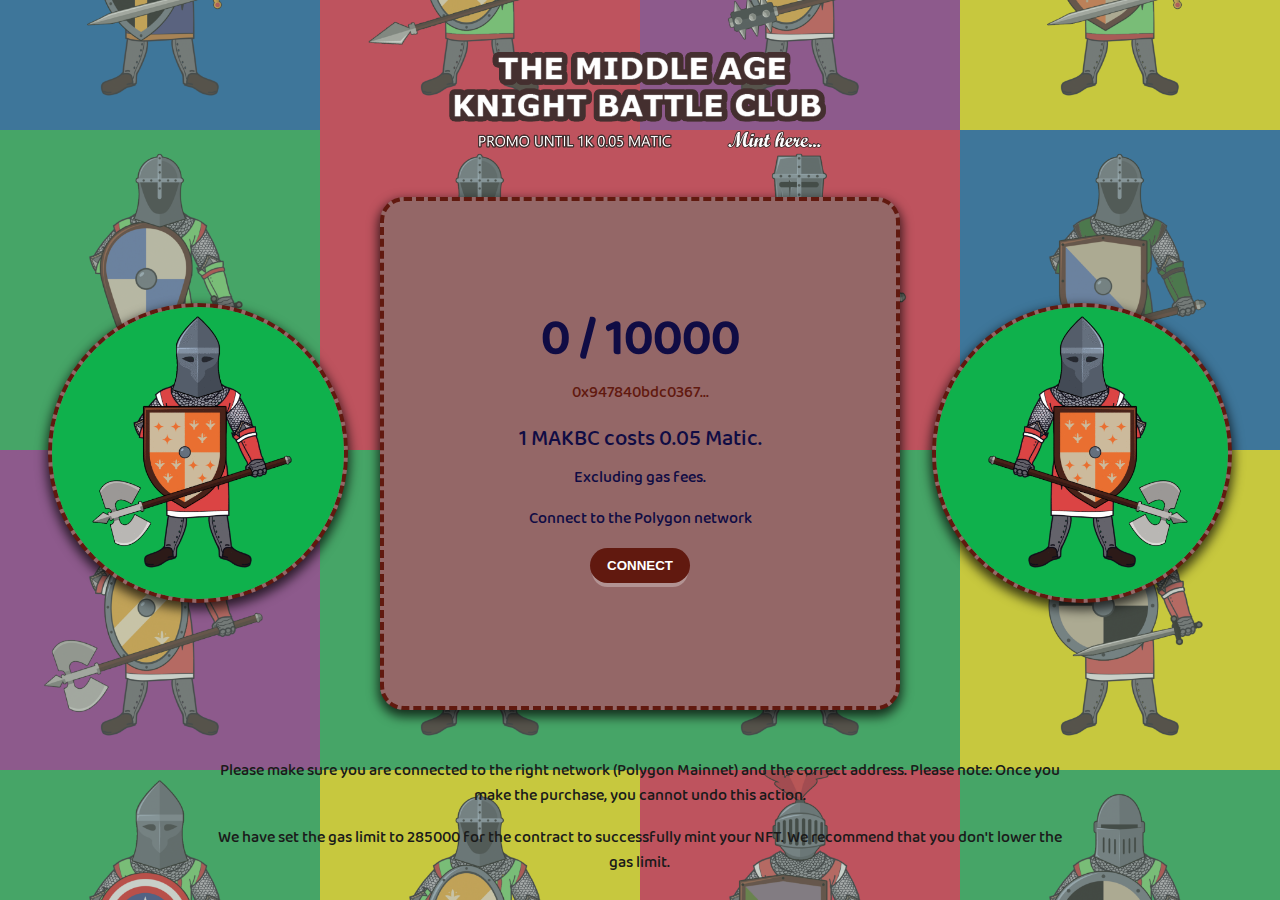
<file: index.html>
<!doctype html><html lang="en"><head><meta charset="utf-8"/><base href="/"/><link rel="icon" href="/favicon.ico"/><meta name="viewport" content="width=device-width,initial-scale=1"/><meta name="theme-color" content="#000000"/><link rel="stylesheet" href="/config/theme.css"/><link rel="apple-touch-icon" href="/logo192.png"/><link rel="manifest" href="/manifest.json"/><title>Middle Age Knight Fighter</title><meta name="description" content="Mint your Knight Fighter"/><link href="/static/css/main.b3be25c8.chunk.css" rel="stylesheet"></head><body><noscript>You need to enable JavaScript to run this app.</noscript><div id="root"></div><script>!function(e){function t(t){for(var n,u,a=t[0],c=t[1],l=t[2],f=0,s=[];f<a.length;f++)u=a[f],Object.prototype.hasOwnProperty.call(o,u)&&o[u]&&s.push(o[u][0]),o[u]=0;for(n in c)Object.prototype.hasOwnProperty.call(c,n)&&(e[n]=c[n]);for(p&&p(t);s.length;)s.shift()();return i.push.apply(i,l||[]),r()}function r(){for(var e,t=0;t<i.length;t++){for(var r=i[t],n=!0,a=1;a<r.length;a++){var c=r[a];0!==o[c]&&(n=!1)}n&&(i.splice(t--,1),e=u(u.s=r[0]))}return e}var n={},o={1:0},i=[];function u(t){if(n[t])return n[t].exports;var r=n[t]={i:t,l:!1,exports:{}};return e[t].call(r.exports,r,r.exports,u),r.l=!0,r.exports}u.e=function(e){var t=[],r=o[e];if(0!==r)if(r)t.push(r[2]);else{var n=new Promise((function(t,n){r=o[e]=[t,n]}));t.push(r[2]=n);var i,a=document.createElement("script");a.charset="utf-8",a.timeout=120,u.nc&&a.setAttribute("nonce",u.nc),a.src=function(e){return u.p+"static/js/"+({}[e]||e)+"."+{3:"1414eae9"}[e]+".chunk.js"}(e);var c=new Error;i=function(t){a.onerror=a.onload=null,clearTimeout(l);var r=o[e];if(0!==r){if(r){var n=t&&("load"===t.type?"missing":t.type),i=t&&t.target&&t.target.src;c.message="Loading chunk "+e+" failed.\n("+n+": "+i+")",c.name="ChunkLoadError",c.type=n,c.request=i,r[1](c)}o[e]=void 0}};var l=setTimeout((function(){i({type:"timeout",target:a})}),12e4);a.onerror=a.onload=i,document.head.appendChild(a)}return Promise.all(t)},u.m=e,u.c=n,u.d=function(e,t,r){u.o(e,t)||Object.defineProperty(e,t,{enumerable:!0,get:r})},u.r=function(e){"undefined"!=typeof Symbol&&Symbol.toStringTag&&Object.defineProperty(e,Symbol.toStringTag,{value:"Module"}),Object.defineProperty(e,"__esModule",{value:!0})},u.t=function(e,t){if(1&t&&(e=u(e)),8&t)return e;if(4&t&&"object"==typeof e&&e&&e.__esModule)return e;var r=Object.create(null);if(u.r(r),Object.defineProperty(r,"default",{enumerable:!0,value:e}),2&t&&"string"!=typeof e)for(var n in e)u.d(r,n,function(t){return e[t]}.bind(null,n));return r},u.n=function(e){var t=e&&e.__esModule?function(){return e.default}:function(){return e};return u.d(t,"a",t),t},u.o=function(e,t){return Object.prototype.hasOwnProperty.call(e,t)},u.p="/",u.oe=function(e){throw console.error(e),e};var a=this.webpackJsonphashlips_nft_minting_dapp=this.webpackJsonphashlips_nft_minting_dapp||[],c=a.push.bind(a);a.push=t,a=a.slice();for(var l=0;l<a.length;l++)t(a[l]);var p=c;r()}([])</script><script src="/static/js/2.80f337e4.chunk.js"></script><script src="/static/js/main.0d6a6f5a.chunk.js"></script></body></html>
</file>
<file: config/theme.css>
:root {
  --primary: #879787;
  --primary-text: #1a1a1a;
  --secondary: #61190f;
  --secondary-text: #ffffff;
  --accent: #946767;
  --accent-text: #100c44;
}
</file>
<file: static/css/main.b3be25c8.chunk.css>
a,abbr,acronym,address,applet,article,aside,audio,b,big,blockquote,body,canvas,caption,center,cite,code,dd,del,details,dfn,div,dl,dt,em,embed,fieldset,figcaption,figure,footer,form,h1,h2,h3,h4,h5,h6,header,hgroup,html,i,iframe,img,ins,kbd,label,legend,li,mark,menu,nav,object,ol,output,p,pre,q,ruby,s,samp,section,small,span,strike,strong,sub,summary,sup,table,tbody,td,tfoot,th,thead,time,tr,tt,u,ul,var,video{margin:0;padding:0;border:0;font-size:100%;font:inherit;vertical-align:baseline}article,aside,details,figcaption,figure,footer,header,hgroup,menu,nav,section{display:block}body{line-height:1}ol,ul{list-style:none}blockquote,q{quotes:none}blockquote:after,blockquote:before,q:after,q:before{content:"";content:none}table{border-collapse:collapse;border-spacing:0}@font-face{font-family:"coder";src:local("coder"),url(/static/media/font.617a0a92.woff) format("woff")}body{font-family:"coder","Roboto","Oxygen","Ubuntu","Cantarell","Fira Sans","Droid Sans","Helvetica Neue",sans-serif;-webkit-font-smoothing:antialiased;-moz-osx-font-smoothing:grayscale}*,body{margin:0}*{padding:0;box-sizing:border-box}code{font-family:source-code-pro,Menlo,Monaco,Consolas,"Courier New",monospace}body::-webkit-scrollbar{display:none}body{-ms-overflow-style:none;scrollbar-width:none}html{background-color:"#4C4C4C"}div{-webkit-user-select:none;-ms-user-select:none;user-select:none;-o-user-select:none}
/*# sourceMappingURL=main.b3be25c8.chunk.css.map */
</file>
